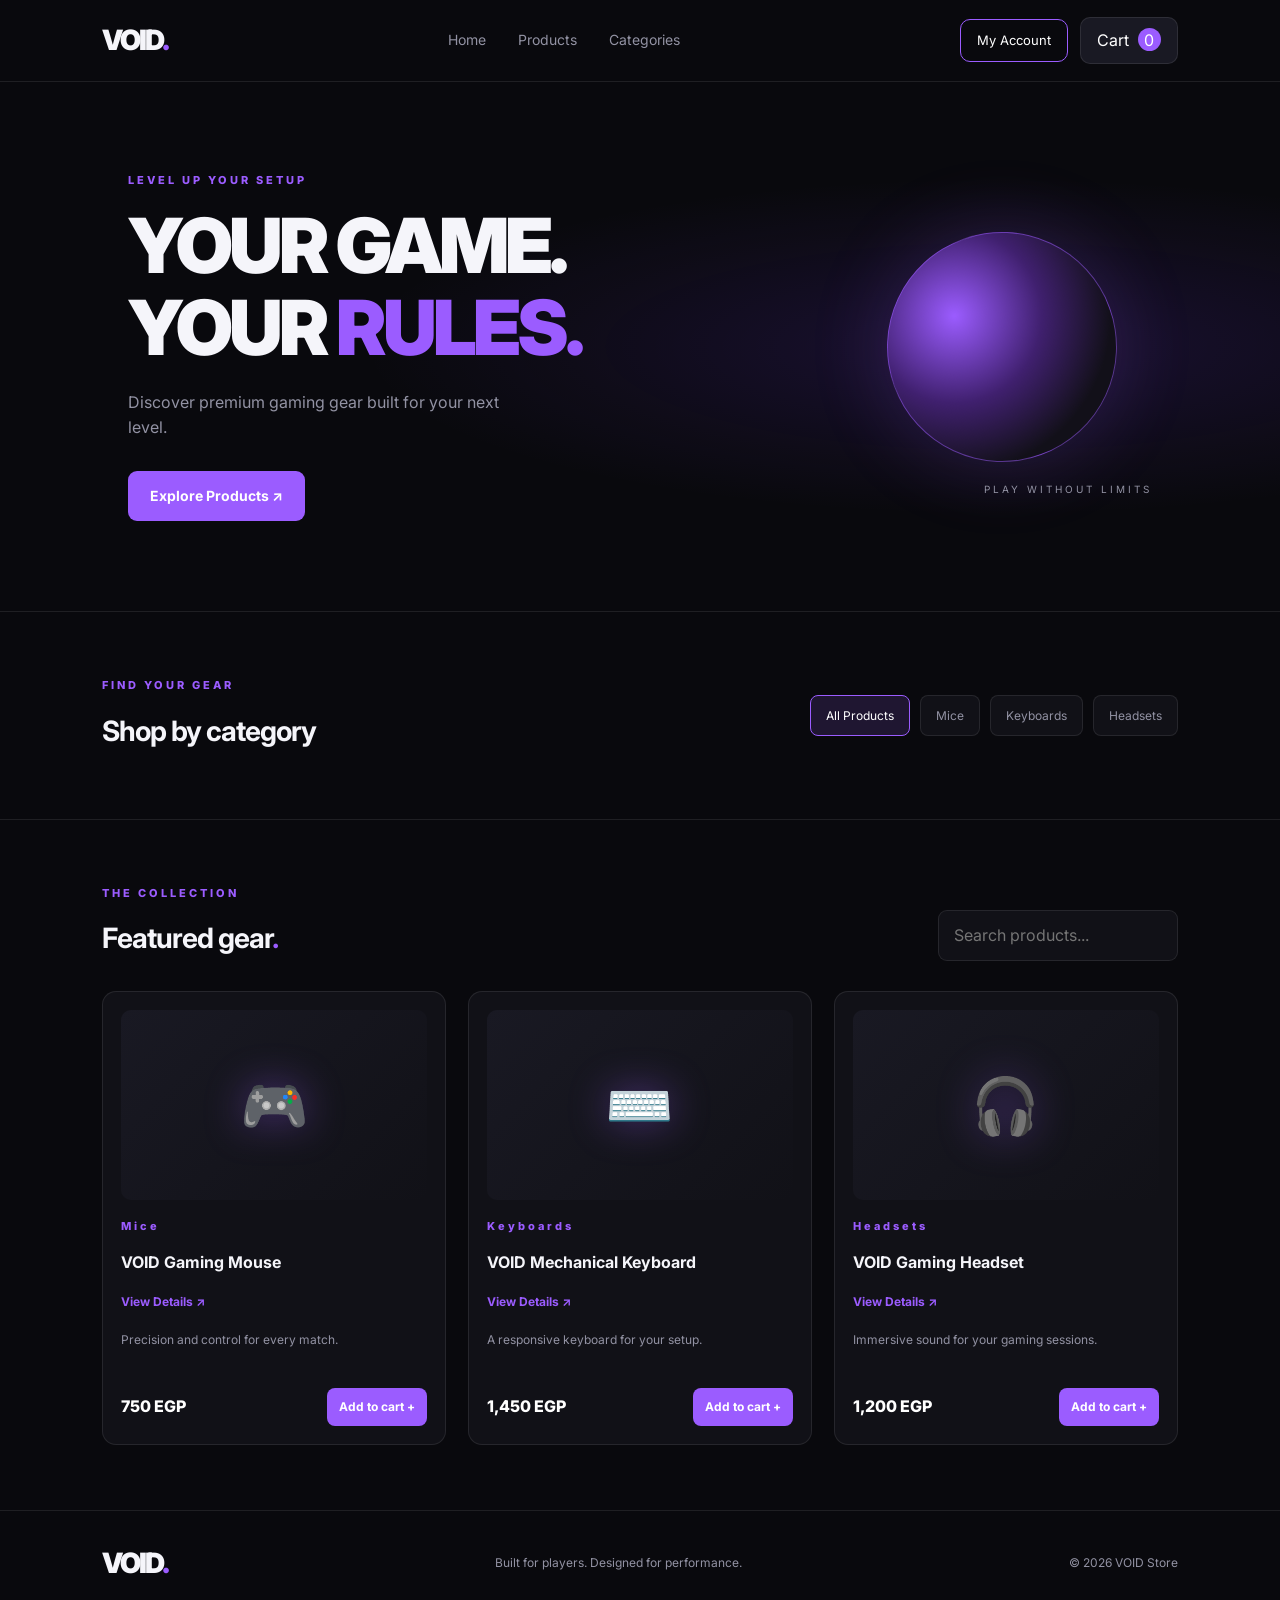
<file: docs/index.html>
<!DOCTYPE html>
<html lang="en">
<head>
    <meta charset="UTF-8">
    <meta name="viewport" content="width=device-width, initial-scale=1.0">
    <meta name="theme-color" content="#0b0b10">
    <title>VOID | Gaming Store</title>
    <link rel="stylesheet" href="style.css">
    <script src="app.js" defer></script>
</head>

<body>

    <!-- Navbar -->
    <header class="navbar">
        <a class="logo" href="#">VOID<span>.</span></a>

        <nav>
            <a href="#home">Home</a>
            <a href="#products">Products</a>
            <a href="#categories">Categories</a>
        </nav>

        <div class="nav-actions">
            <button class="account-button" id="accountButton" type="button">
                My Account
            </button>

            <button class="cart-button" id="cartButton" type="button">
                Cart <span id="cartCount">0</span>
            </button>
        </div>
    </header>

    <!-- Hero -->
    <main>
        <section class="hero" id="home">
            <div class="hero-content">
                <p class="eyebrow">LEVEL UP YOUR SETUP</p>
                <h1>YOUR GAME.<br>YOUR <span>RULES.</span></h1>
                <p class="hero-description">
                    Discover premium gaming gear built for your next level.
                </p>
                <a href="#products" class="primary-button">
                    Explore Products ↗
                </a>
            </div>

            <div class="hero-art" aria-hidden="true">
                <div class="orb"></div>
                <div class="hero-label">PLAY WITHOUT LIMITS</div>
            </div>
        </section>

        <!-- Categories -->
        <section class="categories" id="categories">
            <div>
                <p class="eyebrow">FIND YOUR GEAR</p>
                <h2>Shop by category</h2>
            </div>

            <div class="category-list">
                <button class="category active" data-category="all">
                    All Products
                </button>
                <button class="category" data-category="mouse">Mice</button>
                <button class="category" data-category="keyboard">
                    Keyboards
                </button>
                <button class="category" data-category="headset">
                    Headsets
                </button>
            </div>
        </section>

        <!-- Products -->
        <section class="products-section" id="products">
            <div class="section-heading">
                <div>
                    <p class="eyebrow">THE COLLECTION</p>
                    <h2>Featured gear<span>.</span></h2>
                </div>

                <input
                    type="search"
                    id="searchInput"
                    placeholder="Search products..."
                    aria-label="Search products"
                >
            </div>

            <div id="productGrid" class="product-grid">
                <p class="loading">Loading products...</p>
            </div>
        </section>
    </main>

    <!-- Footer -->
    <footer>
        <a class="logo" href="#">VOID<span>.</span></a>
        <p>Built for players. Designed for performance.</p>
        <p>© 2026 VOID Store</p>
    </footer>

    <!-- Product Details Modal -->
    <div class="details-overlay" id="detailsOverlay"></div>

    <section class="details-modal" id="detailsModal"
             role="dialog" aria-modal="true"
             aria-labelledby="detailsName" aria-hidden="true">

        <button class="details-close" id="detailsClose"
                type="button" aria-label="Close details">&times;</button>

        <div class="details-image" id="detailsImage">
            <span class="product-placeholder">🎮</span>
        </div>

        <div class="details-info">
            <p class="eyebrow" id="detailsCategory">GAMING GEAR</p>
            <h2 id="detailsName">Product Name</h2>
            <p id="detailsDescription"></p>
            <p class="details-price" id="detailsPrice"></p>
            <p class="details-stock" id="detailsStock"></p>

            <button class="primary-button" id="detailsAdd" type="button">
                Add to Cart +
            </button>
        </div>
    </section>

    <!-- Cart -->
    <div class="cart-overlay" id="cartOverlay"></div>

    <aside class="cart-drawer" id="cartDrawer" aria-hidden="true">
        <div class="cart-header">
            <div>
                <p class="eyebrow">YOUR SELECTION</p>
                <h2>Your Cart <span id="drawerCartCount">(0)</span></h2>
            </div>

            <button class="close-cart" id="closeCart"
                    type="button" aria-label="Close cart">
                &times;
            </button>
        </div>

        <div class="cart-items" id="cartItems"></div>

        <div class="cart-footer">
            <div class="cart-total">
                <span>Total</span>
                <strong id="cartTotal">0 EGP</strong>
            </div>

            <button class="checkout-button" id="checkoutButton" type="button">
                Continue to Checkout →
            </button>

            <p class="cart-note">Secure checkout.</p>
        </div>
    </aside>

    <!-- Checkout -->
    <div class="checkout-overlay" id="checkoutOverlay"></div>

    <section class="checkout-modal" id="checkoutModal"
             role="dialog" aria-modal="true"
             aria-labelledby="checkoutTitle" aria-hidden="true">

        <button class="details-close" id="checkoutClose"
                type="button" aria-label="Close checkout">&times;</button>

        <p class="eyebrow">ALMOST YOURS</p>
        <h2 id="checkoutTitle">Checkout<span>.</span></h2>
        <p>Enter your details to place your order.</p>

        <form id="checkoutForm">
            <label for="customerName">Full name</label>
            <input id="customerName" name="customer_name"
                   type="text" autocomplete="name"
                   required maxlength="255">

            <label for="customerEmail">Email address</label>
            <input id="customerEmail" name="customer_email"
                   type="email" autocomplete="email"
                   required maxlength="255">

            <label for="customerPhone">Phone number</label>
            <input id="customerPhone" name="customer_phone"
                   type="tel" autocomplete="tel"
                   required maxlength="30">

            <label for="customerAddress">Delivery address</label>
            <textarea id="customerAddress" name="customer_address"
                      autocomplete="street-address" required></textarea>

            <div id="checkoutMessage" role="status" aria-live="polite"></div>

            <button class="checkout-button" id="placeOrderButton"
                    type="submit">
                Place Order
            </button>
        </form>
    </section>

    <!-- Customer Account Modal -->
    <div class="account-overlay" id="accountOverlay"></div>

    <section class="account-modal" id="accountModal"
             role="dialog" aria-modal="true"
             aria-labelledby="accountTitle" aria-hidden="true">

        <button class="details-close" id="accountClose"
                type="button" aria-label="Close account">&times;</button>

        <p class="eyebrow">WELCOME TO VOID</p>
        <h2 id="accountTitle">My Account<span>.</span></h2>

        <!-- Login and Registration -->
        <div id="accountGuest">
            <div class="account-tabs">
                <button type="button"
                        class="account-tab active"
                        data-auth-tab="login">
                    Login
                </button>

                <button type="button"
                        class="account-tab"
                        data-auth-tab="register">
                    Create Account
                </button>
            </div>

            <form id="loginForm">
                <label for="loginEmail">Email address</label>
                <input id="loginEmail" type="email"
                       required autocomplete="email">

                <label for="loginPassword">Password</label>
                <input id="loginPassword" type="password"
                       required autocomplete="current-password">

                <button class="checkout-button" type="submit">
                    Login
                </button>
            </form>

            <form id="registerForm" hidden>
                <label for="registerName">Full name</label>
                <input id="registerName" type="text"
                       required maxlength="255" autocomplete="name">

                <label for="registerEmail">Email address</label>
                <input id="registerEmail" type="email"
                       required maxlength="255" autocomplete="email">

                <label for="registerPassword">Password</label>
                <input id="registerPassword" type="password"
                       required minlength="8" autocomplete="new-password">

                <label for="registerPasswordConfirmation">
                    Confirm password
                </label>

                <input id="registerPasswordConfirmation"
                       type="password" required minlength="8"
                       autocomplete="new-password">

                <button class="checkout-button" type="submit">
                    Create Account
                </button>
            </form>
        </div>

        <!-- Signed-in Customer -->
        <div id="accountSignedIn" hidden>
            <p id="accountWelcome"></p>

            <div class="account-orders-heading">
                <h3>My Orders</h3>

                <button type="button" id="refreshOrders"
                        class="account-refresh">
                    Refresh
                </button>
            </div>

            <div id="accountMessage" role="status"></div>
            <div id="accountOrders"></div>

            <button type="button" id="accountLogout"
                    class="account-logout">
                Log Out
            </button>
        </div>

        <div id="authMessage" role="status" aria-live="polite"></div>
    </section>

    <!-- Close Body -->
</body>
</html>
</file>
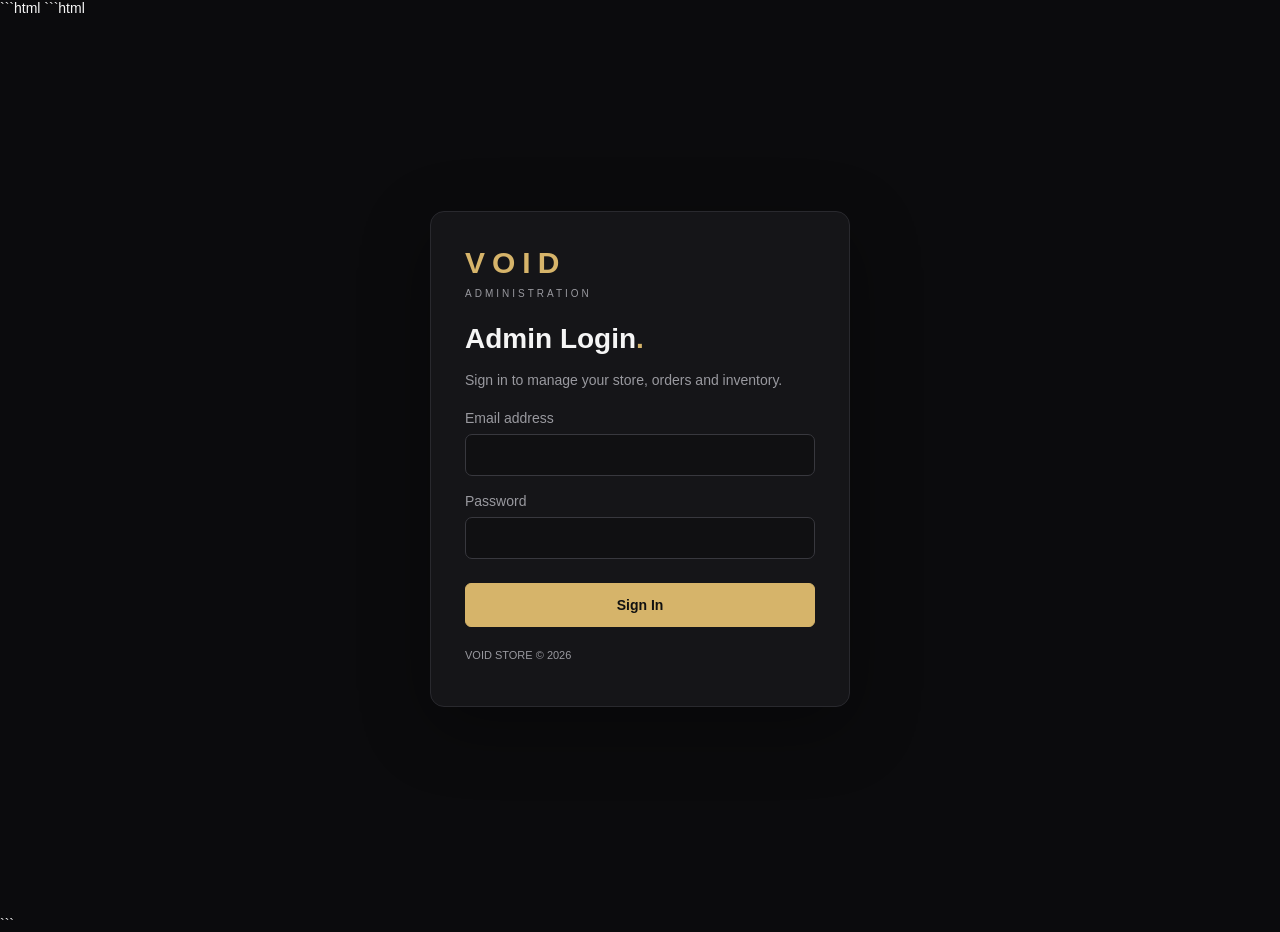
<file: public/admin/index.html>
```html

```html
<!DOCTYPE html>
<html lang="en">
<head>
<meta charset="UTF-8">
<meta name="viewport" content="width=device-width, initial-scale=1.0">
<title>VOID | Admin Dashboard</title>

<style>
:root {
  --bg: #0b0b0d;
  --panel: #151518;
  --border: #29292e;
  --gold: #d6b46a;
  --text: #f5f5f5;
  --muted: #99999f;
  --green: #69d69a;
  --red: #ff7777;
}

* { box-sizing: border-box; }

body {
  margin: 0;
  background: var(--bg);
  color: var(--text);
  font-family: Arial, Helvetica, sans-serif;
  font-size: 14px;
}

button, input, select, textarea { font: inherit; }
button { cursor: pointer; }
[hidden] { display: none !important; }

.gold { color: var(--gold); }
.muted { color: var(--muted); }

.login-screen {
  min-height: 100vh;
  display: flex;
  align-items: center;
  justify-content: center;
  padding: 24px;
}

.login-card {
  width: 100%;
  max-width: 420px;
  padding: 34px;
  background: var(--panel);
  border: 1px solid var(--border);
  border-radius: 14px;
  box-shadow: 0 20px 70px #0005;
}

.logo {
  color: var(--gold);
  font-size: 30px;
  font-weight: 900;
  letter-spacing: 7px;
}

.login-card h1 {
  margin: 24px 0 12px;
  font-size: 28px;
}

.login-card label,
.form-group label {
  display: block;
  margin: 17px 0 8px;
  color: var(--muted);
}

.login-card input,
.form-group input,
.form-group textarea,
.form-group select {
  width: 100%;
  padding: 12px;
  border: 1px solid #38383e;
  border-radius: 7px;
  background: #101012;
  color: white;
  outline-color: var(--gold);
}

.login-card input:focus,
.form-group input:focus,
.form-group textarea:focus,
.form-group select:focus {
  border-color: var(--gold);
}

.login-card .btn {
  width: 100%;
  margin-top: 24px;
  padding: 13px;
}

.login-caption {
  color: var(--muted);
  letter-spacing: 3px;
  font-size: 10px;
  margin-top: 8px;
}

.login-description {
  color: var(--muted);
  line-height: 1.7;
}

.btn {
  border: 1px solid var(--gold);
  border-radius: 6px;
  padding: 9px 13px;
  background: var(--gold);
  color: #111;
  font-weight: 700;
  transition: .2s;
}

.btn:hover { filter: brightness(1.1); }

.btn:disabled {
  opacity: .5;
  cursor: not-allowed;
}

.btn-outline {
  background: transparent;
  color: var(--gold);
}

.btn-danger {
  border-color: #753b3b;
  background: transparent;
  color: var(--red);
}

.btn-small {
  padding: 7px 10px;
  font-size: 12px;
  margin: 2px;
}

.layout {
  display: flex;
  min-height: 100vh;
}

.sidebar {
  width: 235px;
  flex-shrink: 0;
  padding: 30px 20px;
  background: #101012;
  border-right: 1px solid var(--border);
}

.sidebar .logo {
  padding: 0 12px 35px;
}

.nav-label {
  padding: 12px;
  color: #77777d;
  font-size: 10px;
  font-weight: 700;
  letter-spacing: 2px;
}

.nav-link {
  display: block;
  margin: 5px 0;
  padding: 13px 12px;
  border-radius: 7px;
  color: #aaaab0;
  text-decoration: none;
  cursor: pointer;
}

.nav-link:hover,
.nav-link.active {
  color: var(--gold);
  background: #d6b46a12;
}

.sidebar-footer {
  margin: 45px 12px 0;
  color: var(--muted);
  font-size: 12px;
  line-height: 1.9;
}

.main {
  flex: 1;
  min-width: 0;
  padding: 30px;
}

.topbar {
  display: flex;
  justify-content: space-between;
  align-items: center;
  gap: 18px;
  flex-wrap: wrap;
  padding-bottom: 25px;
  border-bottom: 1px solid var(--border);
}

.topbar h1 {
  margin: 0 0 8px;
  font-size: 25px;
}

.admin-tag {
  color: var(--green);
  font-size: 11px;
  letter-spacing: 1px;
}

.section-title {
  margin: 32px 0 18px;
  font-size: 17px;
}

.stats {
  display: grid;
  grid-template-columns: repeat(4, minmax(0, 1fr));
  gap: 16px;
  margin-top: 26px;
}

.stat-card {
  padding: 23px;
  background: var(--panel);
  border: 1px solid var(--border);
  border-radius: 10px;
}

.stat-label {
  color: var(--muted);
  font-size: 12px;
}

.stat-value {
  margin-top: 15px;
  font-size: 27px;
  font-weight: 700;
  overflow-wrap: anywhere;
}

.stat-accent {
  width: 28px;
  height: 3px;
  margin-top: 17px;
  background: var(--gold);
}

.panel {
  margin-top: 28px;
  overflow: hidden;
  background: var(--panel);
  border: 1px solid var(--border);
  border-radius: 10px;
}

.panel-header {
  display: flex;
  justify-content: space-between;
  align-items: center;
  gap: 12px;
  flex-wrap: wrap;
  padding: 22px;
  border-bottom: 1px solid var(--border);
}

.panel-header h2 {
  margin: 0;
  font-size: 16px;
}

.table-wrap {
  width: 100%;
  overflow-x: auto;
}

table {
  width: 100%;
  border-collapse: collapse;
  text-align: left;
  white-space: nowrap;
}

th {
  padding: 15px 18px;
  background: #111113;
  color: var(--muted);
  font-size: 10px;
  text-transform: uppercase;
  letter-spacing: 1px;
}

td {
  padding: 17px 18px;
  border-top: 1px solid var(--border);
}

tbody tr:hover { background: #ffffff04; }

select {
  padding: 9px;
  margin-right: 5px;
  border: 1px solid #393940;
  border-radius: 5px;
  background: #101012;
  color: var(--text);
}

.status {
  display: inline-block;
  padding: 6px 9px;
  border: 1px solid #3c3c42;
  border-radius: 5px;
  color: #c7c7ce;
  font-size: 11px;
  text-transform: capitalize;
}

.status.pending {
  color: var(--gold);
  border-color: #6d5a32;
}

.status.processing,
.status.shipped {
  color: #8abaff;
  border-color: #304e76;
}

.status.delivered {
  color: var(--green);
  border-color: #315e43;
}

.status.cancelled {
  color: var(--red);
  border-color: #703737;
}

.empty {
  padding: 35px;
  text-align: center;
  color: var(--muted);
}

.message {
  margin-top: 20px;
  padding: 13px 15px;
  border: 1px solid #315e43;
  border-radius: 7px;
  background: #69d69a0d;
  color: var(--green);
  line-height: 1.6;
  overflow-wrap: anywhere;
}

.message.error {
  border-color: #703737;
  background: #ff77770d;
  color: var(--red);
}

.product-actions {
  display: flex;
  flex-wrap: wrap;
  gap: 4px;
}

.product-image {
  width: 42px;
  height: 42px;
  object-fit: cover;
  border-radius: 6px;
  border: 1px solid var(--border);
  background: #101012;
}

.modal-backdrop {
  position: fixed;
  inset: 0;
  z-index: 1000;
  display: flex;
  align-items: center;
  justify-content: center;
  padding: 20px;
  background: #000b;
  overflow-y: auto;
}

.modal {
  width: 100%;
  max-width: 620px;
  max-height: 90vh;
  overflow-y: auto;
  background: var(--panel);
  border: 1px solid var(--border);
  border-radius: 12px;
  box-shadow: 0 20px 80px #0009;
}

.modal-header {
  display: flex;
  justify-content: space-between;
  align-items: center;
  padding: 20px 22px;
  border-bottom: 1px solid var(--border);
}

.modal-header h2 {
  margin: 0;
  font-size: 18px;
}

.modal-body {
  padding: 22px;
}

.form-grid {
  display: grid;
  grid-template-columns: 1fr 1fr;
  gap: 0 15px;
}

.form-group.full {
  grid-column: 1 / -1;
}

.form-group label {
  margin-top: 12px;
}

.form-group textarea {
  min-height: 90px;
  resize: vertical;
}

.form-error {
  margin-top: 15px;
  color: var(--red);
  line-height: 1.6;
  white-space: pre-line;
}

.modal-footer {
  display: flex;
  justify-content: flex-end;
  gap: 10px;
  flex-wrap: wrap;
  padding: 18px 22px;
  border-top: 1px solid var(--border);
}

.footer {
  padding: 25px 0;
  color: #66666c;
  font-size: 11px;
  text-align: center;
}

@media (max-width: 1100px) {
  .stats { grid-template-columns: repeat(2, minmax(0, 1fr)); }
}

@media (max-width: 700px) {
  .sidebar { display: none; }
  .main { padding: 18px; }
  .topbar h1 { font-size: 22px; }
  .stats { gap: 10px; }
  .stat-card { padding: 16px; }
  .stat-value { font-size: 22px; }
  .login-card { padding: 25px; }
  .form-grid { grid-template-columns: 1fr; }
  .form-group.full { grid-column: auto; }
}
</style>
</head>

<body>

<div id="loginScreen" class="login-screen">
  <form id="loginForm" class="login-card">
    <div class="logo">VOID</div>
    <div class="login-caption">ADMINISTRATION</div>

    <h1>Admin Login<span class="gold">.</span></h1>
    <p class="login-description">
      Sign in to manage your store, orders and inventory.
    </p>

    <div id="loginMessage" class="message error" hidden></div>

    <label for="email">Email address</label>
    <input id="email" name="email" type="email"
           autocomplete="username" required>

    <label for="password">Password</label>
    <input id="password" name="password" type="password"
           autocomplete="current-password" required>

    <button id="loginButton" class="btn" type="submit">Sign In</button>

    <p class="muted" style="font-size:11px;margin-top:22px">
      VOID STORE &copy; <span id="loginYear"></span>
    </p>
  </form>
</div>

<div id="app" class="layout" hidden>
  <aside class="sidebar">
    <div class="logo">VOID</div>
    <div class="nav-label">MAIN MENU</div>
    <a class="nav-link active" href="#overview">Overview</a>
    <a class="nav-link" href="#orders">Orders</a>
    <a class="nav-link" href="#products">Products & Inventory</a>

    <div class="sidebar-footer">
      <div class="gold">VOID STORE</div>
      <div>Administration Panel</div>
      <div>Secure Session</div>
    </div>
  </aside>

  <main class="main">
    <header class="topbar">
      <div>
        <h1>Dashboard<span class="gold">.</span></h1>
        <div class="muted">Welcome to your VOID administration panel.</div>
      </div>

      <div style="display:flex;align-items:center;gap:14px;flex-wrap:wrap">
        <div class="admin-tag">● &nbsp; AUTHENTICATED</div>
        <button id="logoutButton" class="btn btn-outline" type="button">
          Logout
        </button>
      </div>
    </header>

    <div id="message" class="message" role="status" hidden></div>

    <section id="overview">
      <h2 class="section-title">Store Overview</h2>
      <div class="stats">
        <div class="stat-card">
          <div class="stat-label">Total Products</div>
          <div id="productCount" class="stat-value">—</div>
          <div class="stat-accent"></div>
        </div>
        <div class="stat-card">
          <div class="stat-label">Total Orders</div>
          <div id="orderCount" class="stat-value">—</div>
          <div class="stat-accent"></div>
        </div>
        <div class="stat-card">
          <div class="stat-label">Pending Orders</div>
          <div id="pendingCount" class="stat-value">—</div>
          <div class="stat-accent"></div>
        </div>
        <div class="stat-card">
          <div class="stat-label">Total Sales</div>
          <div id="sales" class="stat-value">—</div>
          <div class="stat-accent"></div>
        </div>
      </div>
    </section>

    <section id="orders">
      <div class="panel">
        <div class="panel-header">
          <h2>Recent Orders</h2>
          <button id="refreshButton" class="btn btn-outline" type="button">
            Refresh Data
          </button>
        </div>

        <div class="table-wrap">
          <table>
            <thead>
              <tr>
                <th>Order ID</th>
                <th>Customer</th>
                <th>Total</th>
                <th>Status</th>
                <th>Date</th>
                <th>Actions</th>
              </tr>
            </thead>
            <tbody id="ordersBody">
              <tr><td colspan="6" class="empty">Loading orders...</td></tr>
            </tbody>
          </table>
        </div>
      </div>
    </section>

    <section id="products">
      <div class="panel">
        <div class="panel-header">
          <h2>Products & Inventory</h2>
          <div style="display:flex;gap:8px;flex-wrap:wrap">
            <button id="refreshProductsButton" class="btn btn-outline" type="button">
              Refresh Products
            </button>
            <button id="addProductButton" class="btn" type="button">
              + Add Product
            </button>
          </div>
        </div>

        <div class="table-wrap">
          <table>
            <thead>
              <tr>
                <th>Image</th>
                <th>Product</th>
                <th>Category</th>
                <th>Price</th>
                <th>Stock</th>
                <th>Actions</th>
              </tr>
            </thead>
            <tbody id="productsBody">
              <tr><td colspan="6" class="empty">Loading products...</td></tr>
            </tbody>
          </table>
        </div>
      </div>
    </section>

    <footer class="footer">
      VOID ADMIN PANEL &copy; <span id="footerYear"></span>
    </footer>
  </main>
</div>

<!-- PRODUCT MODAL -->

<div id="productModal" class="modal-backdrop" hidden>
  <div class="modal" role="dialog" aria-modal="true"
       aria-labelledby="productModalTitle">
    <div class="modal-header">
      <h2 id="productModalTitle">Add Product</h2>
      <button id="closeModalButton" class="btn btn-outline"
              type="button">Close</button>
    </div>

    <form id="productForm">
      <div class="modal-body">
        <div id="productFormError" class="form-error" hidden></div>

        <div class="form-grid">
          <div class="form-group full">
            <label for="productName">Product name *</label>
            <input id="productName" name="name" type="text"
                   maxlength="255" required>
          </div>

          <div class="form-group">
            <label for="productPrice">Price (EGP) *</label>
            <input id="productPrice" name="price" type="number"
                   min="0" step="0.01" required>
          </div>

          <div class="form-group">
            <label for="productStock">Stock quantity *</label>
            <input id="productStock" name="stock" type="number"
                   min="0" step="1" required>
          </div>

          <div class="form-group full">
            <label for="productCategory">Category</label>
            <input id="productCategory" name="category" type="text"
                   maxlength="255">
          </div>

          <div class="form-group full">
            <label for="productImage">Image URL</label>
            <input id="productImage" name="image_url" type="url"
                   maxlength="2048" placeholder="https://example.com/image.jpg">
          </div>

          <div class="form-group full">
            <label for="productDescription">Description</label>
            <textarea id="productDescription" name="description"></textarea>
          </div>
        </div>
      </div>

      <div class="modal-footer">
        <button id="cancelProductButton" class="btn btn-outline"
                type="button">Cancel</button>
        <button id="saveProductButton" class="btn" type="submit">
          Save Product
        </button>
      </div>
    </form>
  </div>
</div>

<script>
'use strict';

const API = '/api/admin/dashboard';
const LOGIN_API = '/api/admin/login';
const LOGOUT_API = '/api/admin/logout';
const PRODUCTS_API = '/api/products';
const TOKEN_KEY = 'void_admin_token';

const STATUSES = [
  'pending',
  'processing',
  'shipped',
  'delivered',
  'cancelled'
];

const $ = id => document.getElementById(id);

const loginScreen = $('loginScreen');
const loginForm = $('loginForm');
const loginButton = $('loginButton');
const loginMessage = $('loginMessage');
const app = $('app');
const messageBox = $('message');
const productModal = $('productModal');
const productForm = $('productForm');
const saveProductButton = $('saveProductButton');

let requestInProgress = false;
let productSaveInProgress = false;
let editingProductId = null;
let cachedProducts = [];

$('loginYear').textContent = new Date().getFullYear();
$('footerYear').textContent = new Date().getFullYear();

function getToken() {
  return sessionStorage.getItem(TOKEN_KEY);
}

function showLogin(message = '') {
  app.hidden = true;
  loginScreen.hidden = false;
  loginMessage.textContent = message;
  loginMessage.hidden = !message;
}

function showDashboard() {
  loginScreen.hidden = true;
  app.hidden = false;
}

function showMessage(text, isError = false) {
  messageBox.textContent = text;
  messageBox.classList.toggle('error', isError);
  messageBox.hidden = false;
}

function clearMessage() {
  messageBox.hidden = true;
  messageBox.textContent = '';
  messageBox.classList.remove('error');
}

function escapeHTML(value) {
  return String(value ?? '').replace(/[&<>"']/g, character => ({
    '&': '&amp;',
    '<': '&lt;',
    '>': '&gt;',
    '"': '&quot;',
    "'": '&#39;'
  })[character]);
}

function money(value) {
  const amount = Number(value ?? 0);
  if (!Number.isFinite(amount)) return 'EGP 0.00';

  return amount.toLocaleString('en-EG', {
    style: 'currency',
    currency: 'EGP',
    maximumFractionDigits: 2
  });
}

function niceDate(value) {
  if (!value) return '—';
  const date = new Date(value);
  return Number.isNaN(date.getTime())
    ? '—'
    : date.toLocaleDateString('en-GB');
}

async function readResponse(response) {
  const text = await response.text();
  if (!text) return {};

  try {
    return JSON.parse(text);
  } catch {
    throw new Error(
      'The server returned an unexpected response. Check your Laravel API.'
    );
  }
}

async function apiFetch(url, options = {}) {
  const token = getToken();

  if (!token) {
    showLogin('Please sign in to continue.');
    throw new Error('Authentication required.');
  }

  const headers = new Headers(options.headers || {});
  headers.set('Accept', 'application/json');
  headers.set('Authorization', `Bearer ${token}`);

  if (options.body && !(options.body instanceof FormData)) {
    headers.set('Content-Type', 'application/json');
  }

  const response = await fetch(url, {
    ...options,
    headers
  });

  if (response.status === 401 || response.status === 403) {
    sessionStorage.removeItem(TOKEN_KEY);

    showLogin(
      response.status === 401
        ? 'Your session has expired. Please sign in again.'
        : 'Access denied. Please sign in with an authorized admin account.'
    );

    throw new Error('Authentication required.');
  }

  return response;
}

function responseError(data, fallback) {
  if (data && data.errors) {
    return Object.values(data.errors).flat().join('\n');
  }
  return data?.message || fallback;
}

/* LOGIN */

loginForm.addEventListener('submit', async event => {
  event.preventDefault();

  loginButton.disabled = true;
  loginButton.textContent = 'Signing in...';
  loginMessage.hidden = true;

  try {
    const response = await fetch(LOGIN_API, {
      method: 'POST',
      headers: {
        'Accept': 'application/json',
        'Content-Type': 'application/json'
      },
      body: JSON.stringify({
        email: $('email').value.trim(),
        password: $('password').value
      })
    });

    const data = await readResponse(response);

    if (!response.ok) {
      throw new Error(
        responseError(data, 'Login failed. Check your email and password.')
      );
    }

    if (typeof data.token !== 'string' || !data.token.trim()) {
      throw new Error('Login response did not contain an API token.');
    }

    sessionStorage.setItem(TOKEN_KEY, data.token);
    $('password').value = '';

    showDashboard();
    clearMessage();
    await loadDashboard();

  } catch (error) {
    loginMessage.textContent =
      error.message || 'Unable to connect to the server.';
    loginMessage.hidden = false;

  } finally {
    loginButton.disabled = false;
    loginButton.textContent = 'Sign In';
  }
});

/* LOGOUT */

async function logout() {
  const token = getToken();
  sessionStorage.removeItem(TOKEN_KEY);
  closeProductModal();
  showLogin('You have been signed out.');

  if (!token) return;

  try {
    const response = await fetch(LOGOUT_API, {
      method: 'POST',
      headers: {
        'Accept': 'application/json',
        'Authorization': `Bearer ${token}`
      }
    });

    if (!response.ok) {
      console.warn('The server could not invalidate the token.');
    }
  } catch {
    console.warn('Could not contact the logout endpoint.');
  }
}

$('logoutButton').addEventListener('click', logout);

/* DASHBOARD */

async function loadDashboard() {
  if (requestInProgress) return;

  if (!getToken()) {
    showLogin();
    return;
  }

  requestInProgress = true;

  try {
    clearMessage();

    const response = await apiFetch(API);
    const data = await readResponse(response);

    if (!response.ok) {
      throw new Error(
        data.message || `Dashboard request failed (${response.status}).`
      );
    }

    const stats = data.stats || {};

    $('productCount').textContent = stats.products_count ?? 0;
    $('orderCount').textContent = stats.orders_count ?? 0;
    $('pendingCount').textContent = stats.pending_orders ?? 0;
    $('sales').textContent = money(stats.total_sales);

    renderOrders(data.recent_orders || []);

    if (Array.isArray(data.products)) {
      cachedProducts = data.products;
      renderProducts(cachedProducts);
    } else {
      await loadProducts(false);
    }

  } catch (error) {
    if (!getToken()) return;

    $('ordersBody').innerHTML =
      '<tr><td colspan="6" class="empty">Unable to load orders.</td></tr>';

    $('productsBody').innerHTML =
      '<tr><td colspan="6" class="empty">Unable to load products.</td></tr>';

    showMessage(error.message || 'Could not connect to the API.', true);

  } finally {
    requestInProgress = false;
  }
}

/* ORDERS */

function renderOrders(orders) {
  const orderBody = $('ordersBody');

  if (!Array.isArray(orders) || orders.length === 0) {
    orderBody.innerHTML =
      '<tr><td colspan="6" class="empty">No orders found.</td></tr>';
    return;
  }

  orderBody.innerHTML = orders.map(order => {
    const id = Number(order.id);
    if (!Number.isSafeInteger(id) || id < 1) return '';

    const status = STATUSES.includes(order.status)
      ? order.status
      : 'pending';

    const items = Array.isArray(order.items)
      ? order.items.reduce(
          (sum, item) => sum + Math.max(0, Number(item.quantity) || 0),
          0
        )
      : 0;

    const options = STATUSES.map(itemStatus => `
      <option value="${itemStatus}"
        ${itemStatus === status ? 'selected' : ''}>
        ${itemStatus.charAt(0).toUpperCase() + itemStatus.slice(1)}
      </option>
    `).join('');

    return `
      <tr>
        <td><strong class="gold">#${id}</strong></td>
        <td>
          <strong>${escapeHTML(order.customer_name || 'Customer')}</strong>
          <div class="muted" style="margin-top:5px">${items} item(s)</div>
        </td>
        <td>${money(order.total)}</td>
        <td><span class="status ${status}">${escapeHTML(status)}</span></td>
        <td>${niceDate(order.created_at)}</td>
        <td>
          <select id="status-${id}" aria-label="Order status ${id}">
            ${options}
          </select>
          <button class="btn btn-small" type="button"
                  onclick="updateOrderStatus(${id}, this)">Save</button>
        </td>
      </tr>
    `;
  }).join('');

  if (!orderBody.innerHTML.trim()) {
    orderBody.innerHTML =
      '<tr><td colspan="6" class="empty">No valid orders found.</td></tr>';
  }
}

async function updateOrderStatus(orderId, button) {
  const select = $(`status-${orderId}`);

  if (!select || !STATUSES.includes(select.value)) {
    showMessage('Please select a valid order status.', true);
    return;
  }

  const newStatus = select.value;

  if (!confirm(`Change order #${orderId} status to "${newStatus}"?`)) {
    return;
  }

  button.disabled = true;
  button.textContent = 'Saving...';

  try {
    clearMessage();

    const response = await apiFetch(`/api/admin/orders/${orderId}`, {
      method: 'PATCH',
      body: JSON.stringify({ status: newStatus })
    });

    const data = await readResponse(response);

    if (!response.ok) {
      throw new Error(responseError(data, 'Unable to update order status.'));
    }

    showMessage(`Order #${orderId} status updated successfully.`);
    await loadDashboard();

  } catch (error) {
    if (getToken()) {
      showMessage(error.message || 'Unable to update order status.', true);
    }
  } finally {
    button.disabled = false;
    button.textContent = 'Save';
  }
}

/* PRODUCT LIST */

async function loadProducts(showSuccess = false) {
  const body = $('productsBody');
  body.innerHTML =
    '<tr><td colspan="6" class="empty">Loading products...</td></tr>';

  try {
    const response = await apiFetch(PRODUCTS_API);
    const data = await readResponse(response);

    if (!response.ok) {
      throw new Error(responseError(data, 'Unable to load products.'));
    }

    // Laravel pagination returns { data: [...] }.
    // A direct array response is also supported.
    const products = Array.isArray(data)
      ? data
      : (Array.isArray(data.data) ? data.data : []);

    cachedProducts = products;
    renderProducts(products);

    $('productCount').textContent =
      data.total ?? products.length;

    if (showSuccess) {
      showMessage('Products refreshed successfully.');
    }

  } catch (error) {
    if (!getToken()) return;

    body.innerHTML =
      '<tr><td colspan="6" class="empty">Unable to load products.</td></tr>';

    showMessage(error.message || 'Unable to load products.', true);
  }
}

function renderProducts(products) {
  const body = $('productsBody');

  if (!Array.isArray(products) || products.length === 0) {
    body.innerHTML =
      '<tr><td colspan="6" class="empty">No products found. Add your first product.</td></tr>';
    return;
  }

  body.innerHTML = products.map(product => {
    const id = Number(product.id);
    if (!Number.isSafeInteger(id) || id < 1) return '';

    const image = product.image_url
      ? `<img class="product-image"
              src="${escapeHTML(product.image_url)}"
              alt="${escapeHTML(product.name)}"
              loading="lazy"
              onerror="this.style.visibility='hidden'">`
      : '<span class="muted">No image</span>';

    return `
      <tr>
        <td>${image}</td>
        <td>
          <strong>${escapeHTML(product.name || 'Unnamed product')}</strong>
          <div class="muted" style="margin-top:5px">
            ID: ${id}
          </div>
        </td>
        <td>${escapeHTML(product.category || 'Uncategorized')}</td>
        <td>${money(product.price)}</td>
        <td>
          <span class="status">${escapeHTML(product.stock ?? 0)} units</span>
        </td>
        <td>
          <div class="product-actions">
            <button class="btn btn-small btn-outline"
                    type="button"
                    onclick="editProduct(${id})">Edit</button>
            <button class="btn btn-small btn-danger"
                    type="button"
                    onclick="deleteProduct(${id}, this)">Delete</button>
          </div>
        </td>
      </tr>
    `;
  }).join('');

  if (!body.innerHTML.trim()) {
    body.innerHTML =
      '<tr><td colspan="6" class="empty">No valid products found.</td></tr>';
  }
}

/* ADD / EDIT PRODUCT MODAL */

function openProductModal(product = null) {
  editingProductId = product ? Number(product.id) : null;
  productForm.reset();
  $('productFormError').hidden = true;
  $('productFormError').textContent = '';

  $('productModalTitle').textContent =
    product ? 'Edit Product' : 'Add Product';

  $('saveProductButton').textContent =
    product ? 'Save Changes' : 'Create Product';

  $('productName').value = product?.name ?? '';
  $('productPrice').value = product?.price ?? '';
  $('productStock').value = product?.stock ?? 0;
  $('productCategory').value = product?.category ?? '';
  $('productImage').value = product?.image_url ?? '';
  $('productDescription').value = product?.description ?? '';

  productModal.hidden = false;
  document.body.style.overflow = 'hidden';
  $('productName').focus();
}

function closeProductModal() {
  if (productSaveInProgress) return;

  productModal.hidden = true;
  document.body.style.overflow = '';
  editingProductId = null;
}

$('addProductButton').addEventListener('click', () => {
  openProductModal();
});

$('closeModalButton').addEventListener('click', closeProductModal);
$('cancelProductButton').addEventListener('click', closeProductModal);

productModal.addEventListener('click', event => {
  if (event.target === productModal) {
    closeProductModal();
  }
});

document.addEventListener('keydown', event => {
  if (event.key === 'Escape' && !productModal.hidden) {
    closeProductModal();
  }
});

function editProduct(id) {
  const product = cachedProducts.find(item => Number(item.id) === Number(id));

  if (!product) {
    showMessage('Product not found. Refresh the product list and try again.', true);
    return;
  }

  openProductModal(product);
}

/* SAVE PRODUCT */

productForm.addEventListener('submit', async event => {
  event.preventDefault();

  if (productSaveInProgress) return;

  const name = $('productName').value.trim();
  const priceText = $('productPrice').value;
  const stockText = $('productStock').value;

  const price = Number(priceText);
  const stock = Number(stockText);

  if (!name) {
    showProductFormError('Product name is required.');
    return;
  }

  if (priceText === '' || !Number.isFinite(price) || price < 0) {
    showProductFormError('Enter a valid price greater than or equal to zero.');
    return;
  }

  if (stockText === '' || !Number.isInteger(stock) || stock < 0) {
    showProductFormError('Stock must be a whole number greater than or equal to zero.');
    return;
  }

  const imageUrl = $('productImage').value.trim();

  if (imageUrl) {
    try {
      const parsedUrl = new URL(imageUrl);
      if (!['http:', 'https:'].includes(parsedUrl.protocol)) {
        throw new Error();
      }
    } catch {
      showProductFormError('Enter a valid image URL beginning with http:// or https://.');
      return;
    }
  }

  const payload = {
    name,
    price,
    stock,
    category: $('productCategory').value.trim() || null,
    image_url: imageUrl || null,
    description: $('productDescription').value.trim() || null
  };

  productSaveInProgress = true;
  saveProductButton.disabled = true;
  saveProductButton.textContent = 'Saving...';

  try {
    $('productFormError').hidden = true;
    clearMessage();

    const isEditing = editingProductId !== null;
    const url = isEditing
      ? `${PRODUCTS_API}/${editingProductId}`
      : PRODUCTS_API;

    const response = await apiFetch(url, {
      method: isEditing ? 'PUT' : 'POST',
      body: JSON.stringify(payload)
    });

    const data = await readResponse(response);

    if (!response.ok) {
      throw new Error(
        responseError(data, 'Unable to save product. Check your input.')
      );
    }

    const savedName = data.data?.name || name;

    productSaveInProgress = false;
    saveProductButton.disabled = false;
    saveProductButton.textContent = isEditing ? 'Save Changes' : 'Create Product';

    closeProductModal();

    await loadProducts(false);

    showMessage(
      isEditing
        ? `Product "${savedName}" updated successfully.`
        : `Product "${savedName}" created successfully.`
    );

    // Refresh dashboard stats without overwriting the success message.
    refreshStatsOnly();

  } catch (error) {
    showProductFormError(error.message || 'Unable to save product.');
  } finally {
    productSaveInProgress = false;
    saveProductButton.disabled = false;
    saveProductButton.textContent =
      editingProductId !== null ? 'Save Changes' : 'Create Product';
  }
});

function showProductFormError(text) {
  const box = $('productFormError');
  box.textContent = text;
  box.hidden = false;
}

/* DELETE PRODUCT */

async function deleteProduct(id, button) {
  const product = cachedProducts.find(item => Number(item.id) === Number(id));
  const name = product?.name || `#${id}`;

  if (!confirm(
    `Are you sure you want to delete "${name}"?\n\nThis action cannot be undone.`
  )) {
    return;
  }

  button.disabled = true;
  button.textContent = 'Deleting...';

  try {
    clearMessage();

    const response = await apiFetch(`${PRODUCTS_API}/${id}`, {
      method: 'DELETE'
    });

    const data = await readResponse(response);

    if (!response.ok) {
      throw new Error(responseError(data, 'Unable to delete product.'));
    }

    await loadProducts(false);

    showMessage(data.message || `Product "${name}" deleted successfully.`);

    refreshStatsOnly();

  } catch (error) {
    if (getToken()) {
      showMessage(error.message || 'Unable to delete product.', true);
    }
  } finally {
    button.disabled = false;
    button.textContent = 'Delete';
  }
}

/* REFRESH */

async function refreshStatsOnly() {
  try {
    const response = await apiFetch(API);
    const data = await readResponse(response);

    if (!response.ok) return;

    const stats = data.stats || {};
    $('productCount').textContent = stats.products_count ?? cachedProducts.length;
    $('orderCount').textContent = stats.orders_count ?? 0;
    $('pendingCount').textContent = stats.pending_orders ?? 0;
    $('sales').textContent = money(stats.total_sales);
  } catch (error) {
    console.warn('Could not refresh dashboard statistics:', error.message);
  }
}

$('refreshButton').addEventListener('click', loadDashboard);

$('refreshProductsButton').addEventListener('click', () => {
  loadProducts(true);
});

/* NAVIGATION */

document.querySelectorAll('.nav-link').forEach(link => {
  link.addEventListener('click', () => {
    document.querySelectorAll('.nav-link').forEach(item => {
      item.classList.remove('active');
    });

    link.classList.add('active');
  });
});

/* INITIALIZE */

function startApp() {
  if (getToken()) {
    showDashboard();
    loadDashboard();
  } else {
    showLogin();
  }
}

startApp();
</script>

</body>
</html>
```
</file>
<file: docs/style.css>
@import url('https://fonts.googleapis.com/css2?family=Inter:wght@400;500;600;700;800;900&display=swap');

:root {
    --bg: #09090d;
    --surface: #111117;
    --surface-light: #191923;
    --purple: #9b5cff;
    --text: #f5f5fa;
    --muted: #9292a3;
    --border: rgba(255,255,255,.09);
}

* {
    box-sizing: border-box;
    margin: 0;
    padding: 0;
}

html {
    scroll-behavior: smooth;
}

body {
    background: var(--bg);
    color: var(--text);
    font-family: 'Inter', Arial, sans-serif;
    line-height: 1.6;
}

a {
    color: inherit;
    text-decoration: none;
}

button, input {
    font: inherit;
}

button {
    cursor: pointer;
}

.navbar {
    height: 82px;
    padding: 0 8%;
    display: flex;
    justify-content: space-between;
    align-items: center;
    border-bottom: 1px solid var(--border);
    background: rgba(9,9,13,.94);
}

.logo {
    font-size: 28px;
    font-weight: 900;
    letter-spacing: -2px;
}

.logo span, .section-heading h2 span {
    color: var(--purple);
}

nav {
    display: flex;
    gap: 32px;
}

nav a {
    color: var(--muted);
    font-size: 14px;
    transition: .2s;
}

nav a:hover {
    color: white;
}

.cart-button {
    background: var(--surface-light);
    border: 1px solid var(--border);
    color: white;
    border-radius: 10px;
    padding: 10px 16px;
}

#cartCount {
    display: inline-grid;
    place-items: center;
    background: var(--purple);
    border-radius: 50%;
    width: 23px;
    height: 23px;
    margin-left: 5px;
}

.hero {
    min-height: 520px;
    padding: 90px 10%;
    display: flex;
    align-items: center;
    justify-content: space-between;
    gap: 40px;
    overflow: hidden;
    background:
        radial-gradient(ellipse at 78% 50%, rgba(123,60,255,.15), transparent 45%),
        var(--bg);
}

.hero-content {
    max-width: 580px;
    position: relative;
    z-index: 1;
}

.eyebrow {
    color: var(--purple);
    font-size: 11px;
    font-weight: 800;
    letter-spacing: 3px;
    margin-bottom: 14px;
}

.hero h1 {
    font-size: clamp(44px, 6vw, 76px);
    font-weight: 900;
    letter-spacing: -4px;
    line-height: 1.08;
}

.hero h1 span {
    color: var(--purple);
}

.hero-description {
    color: var(--muted);
    margin: 22px 0 30px;
    max-width: 400px;
}

.primary-button {
    display: inline-block;
    background: var(--purple);
    color: white;
    padding: 14px 22px;
    border-radius: 9px;
    font-size: 14px;
    font-weight: 700;
    transition: .2s;
}

.primary-button:hover {
    background: #8140e9;
    transform: translateY(-2px);
}

.hero-art {
    width: 300px;
    height: 300px;
    flex-shrink: 0;
    display: grid;
    place-items: center;
    position: relative;
}

.orb {
    width: 230px;
    height: 230px;
    border-radius: 50%;
    border: 1px solid rgba(155,92,255,.5);
    background: radial-gradient(circle at 35% 30%, #9b5cff, #40206f 40%, #121019 72%);
    box-shadow: 0 0 80px rgba(155,92,255,.2);
    transform: rotate(-20deg);
}

.hero-label {
    position: absolute;
    bottom: 0;
    right: 0;
    font-size: 10px;
    letter-spacing: 3px;
    color: var(--muted);
}

.categories, .products-section {
    padding: 65px 8%;
}

.categories {
    display: flex;
    justify-content: space-between;
    align-items: center;
    flex-wrap: wrap;
    gap: 24px;
    border-top: 1px solid var(--border);
    border-bottom: 1px solid var(--border);
}

h2 {
    font-size: 28px;
    letter-spacing: -1px;
}

.category-list {
    display: flex;
    flex-wrap: wrap;
    gap: 10px;
}

.category {
    background: var(--surface);
    border: 1px solid var(--border);
    color: var(--muted);
    padding: 10px 15px;
    border-radius: 8px;
    font-size: 12px;
    transition: .2s;
}

.category:hover, .category.active {
    color: white;
    background: rgba(155,92,255,.15);
    border-color: var(--purple);
}

.section-heading {
    display: flex;
    align-items: end;
    justify-content: space-between;
    gap: 20px;
    margin-bottom: 30px;
}

#searchInput {
    width: 240px;
    max-width: 100%;
    background: var(--surface);
    border: 1px solid var(--border);
    border-radius: 9px;
    padding: 12px 15px;
    color: white;
    outline: none;
}

#searchInput:focus {
    border-color: var(--purple);
}

.product-grid {
    display: grid;
    grid-template-columns: repeat(3, minmax(0, 1fr));
    gap: 22px;
}

.product-card {
    background: var(--surface);
    border: 1px solid var(--border);
    border-radius: 14px;
    padding: 18px;
    transition: .25s;
    min-width: 0;
}

.product-card:hover {
    transform: translateY(-5px);
    border-color: rgba(155,92,255,.6);
}

.product-visual {
    height: 190px;
    display: grid;
    place-items: center;
    background: linear-gradient(135deg, #191923, #111117);
    border-radius: 10px;
    margin-bottom: 18px;
    overflow: hidden;
}

.product-visual img {
    width: 100%;
    height: 100%;
    object-fit: contain;
}

.product-placeholder {
    font-size: 55px;
    filter: drop-shadow(0 0 20px rgba(155,92,255,.4));
}

.product-card h3 {
    font-size: 16px;
    margin-bottom: 6px;
}

.product-description {
    color: var(--muted);
    font-size: 12px;
    min-height: 40px;
}

.product-bottom {
    display: flex;
    justify-content: space-between;
    align-items: center;
    gap: 10px;
    margin-top: 18px;
}

.product-price {
    font-weight: 800;
    color: white;
}

.add-button {
    background: var(--purple);
    color: white;
    border: 0;
    padding: 9px 12px;
    border-radius: 8px;
    font-size: 12px;
    font-weight: 700;
}

.add-button:hover {
    background: #8140e9;
}

.loading, .empty-state {
    color: var(--muted);
    padding: 30px 0;
    grid-column: 1 / -1;
}

footer {
    border-top: 1px solid var(--border);
    padding: 30px 8%;
    display: flex;
    align-items: center;
    justify-content: space-between;
    gap: 20px;
    flex-wrap: wrap;
}

footer p {
    font-size: 12px;
    color: var(--muted);
}

@media (max-width: 800px) {
    .navbar {
        padding: 0 5%;
    }

    nav {
        gap: 12px;
    }

    nav a {
        font-size: 12px;
    }

    .hero {
        padding: 65px 7%;
    }

    .hero-art {
        width: 180px;
        height: 220px;
    }

    .orb {
        width: 160px;
        height: 160px;
    }

    .categories, .products-section {
        padding: 45px 6%;
    }

    .product-grid {
        grid-template-columns: repeat(2, minmax(0, 1fr));
    }
}

@media (max-width: 520px) {
    .navbar {
        height: auto;
        min-height: 75px;
        flex-wrap: wrap;
        gap: 12px;
        padding: 15px 5%;
    }

    nav {
        order: 3;
        width: 100%;
        justify-content: space-between;
    }

    .hero {
        min-height: auto;
        padding: 60px 7%;
    }

    .hero-art {
        display: none;
    }

    .hero h1 {
        letter-spacing: -2px;
    }

    .section-heading {
        align-items: stretch;
        flex-direction: column;
    }

    #searchInput {
        width: 100%;
    }

    .product-grid {
        grid-template-columns: 1fr;
    }

    footer {
        flex-direction: column;
        align-items: flex-start;
    }
}

/* Cart drawer */
.cart-overlay {
    position: fixed;
    inset: 0;
    z-index: 100;
    background: rgba(0, 0, 0, .7);
    opacity: 0;
    visibility: hidden;
    transition: .25s;
}

.cart-overlay.open {
    opacity: 1;
    visibility: visible;
}

.cart-drawer {
    position: fixed;
    z-index: 101;
    top: 0;
    right: 0;
    width: min(430px, 100%);
    height: 100dvh;
    padding: 28px;
    display: flex;
    flex-direction: column;
    background: #101016;
    border-left: 1px solid rgba(155, 92, 255, .3);
    transform: translateX(100%);
    transition: transform .3s ease;
}

.cart-drawer.open {
    transform: translateX(0);
}

.cart-header {
    display: flex;
    justify-content: space-between;
    align-items: center;
    padding-bottom: 24px;
    border-bottom: 1px solid var(--border);
}

.cart-header h2 {
    font-size: 24px;
}

#drawerCartCount {
    color: var(--muted);
    font-size: 15px;
}

.close-cart {
    width: 40px;
    height: 40px;
    border: 1px solid var(--border);
    background: var(--surface-light);
    color: white;
    border-radius: 10px;
    font-size: 27px;
}

.cart-items {
    flex: 1;
    overflow-y: auto;
    padding: 20px 0;
}

.cart-empty {
    text-align: center;
    color: var(--muted);
    padding: 60px 0;
}

.cart-item {
    display: grid;
    grid-template-columns: 1fr auto;
    gap: 12px;
    padding: 16px 0;
    border-bottom: 1px solid var(--border);
}

.cart-item h3 {
    font-size: 14px;
    margin-bottom: 5px;
}

.cart-item-price {
    color: var(--purple);
    font-size: 13px;
    font-weight: 700;
}

.cart-item-actions {
    display: flex;
    align-items: center;
    gap: 10px;
    margin-top: 12px;
}

.quantity-button,
.remove-item {
    background: var(--surface-light);
    color: white;
    border: 1px solid var(--border);
    border-radius: 6px;
    min-width: 30px;
    height: 30px;
}

.remove-item {
    color: #ff7777;
    padding: 0 8px;
    font-size: 11px;
}

.cart-footer {
    border-top: 1px solid var(--border);
    padding-top: 22px;
}

.cart-total {
    display: flex;
    justify-content: space-between;
    align-items: center;
    margin-bottom: 18px;
}

.cart-total strong {
    font-size: 20px;
    color: var(--purple);
}

.checkout-button {
    width: 100%;
    padding: 15px;
    border: 0;
    border-radius: 9px;
    color: white;
    background: var(--purple);
    font-weight: 700;
}

.checkout-button:hover {
    background: #8140e9;
}

.cart-note {
    color: var(--muted);
    font-size: 11px;
    text-align: center;
    margin-top: 12px;
}

body.cart-open {
    overflow: hidden;
}

/* Product details modal */
.details-overlay {
    position: fixed;
    inset: 0;
    z-index: 109;
    background: rgba(0, 0, 0, .78);
    opacity: 0;
    visibility: hidden;
    transition: .25s;
}

.details-overlay.open {
    opacity: 1;
    visibility: visible;
}

.details-modal {
    position: fixed;
    z-index: 110;
    top: 50%;
    left: 50%;
    width: min(760px, 92%);
    max-height: 85dvh;
    overflow-y: auto;
    transform: translate(-50%, -46%) scale(.97);
    opacity: 0;
    visibility: hidden;
    transition: .25s;
    display: grid;
    grid-template-columns: 1fr 1fr;
    gap: 28px;
    padding: 30px;
    background: #111117;
    border: 1px solid rgba(155, 92, 255, .35);
    border-radius: 18px;
}

.details-modal.open {
    transform: translate(-50%, -50%) scale(1);
    opacity: 1;
    visibility: visible;
}

.details-close {
    position: absolute;
    right: 14px;
    top: 12px;
    z-index: 2;
    width: 36px;
    height: 36px;
    background: #20202b;
    color: white;
    border: 1px solid var(--border);
    border-radius: 9px;
    font-size: 24px;
}

.details-image {
    min-height: 260px;
    display: grid;
    place-items: center;
    background: linear-gradient(135deg, #1b1b27, #0c0c11);
    border-radius: 12px;
    overflow: hidden;
}

.details-image img {
    width: 100%;
    height: 100%;
    min-height: 260px;
    object-fit: contain;
}

.details-info {
    align-self: center;
    padding: 15px 0;
}

.details-info h2 {
    font-size: 28px;
    margin-bottom: 14px;
    overflow-wrap: anywhere;
}

#detailsDescription {
    color: var(--muted);
    font-size: 14px;
    margin-bottom: 20px;
}

.details-price {
    color: var(--purple);
    font-size: 24px;
    font-weight: 800;
    margin-bottom: 8px;
}

.details-stock {
    color: var(--muted);
    font-size: 12px;
    margin-bottom: 22px;
}

@media (max-width: 600px) {
    .details-modal {
        grid-template-columns: 1fr;
        gap: 18px;
        padding: 22px;
    }

    .details-image,
    .details-image img {
        min-height: 180px;
        max-height: 220px;
    }

    .details-info {
        padding: 0;
    }

    .details-info h2 {
        font-size: 23px;
    }
}

/* View Details button */
.details-button {
    display: block;
    margin: 10px 0 12px;
    padding: 7px 0;
    border: 0;
    background: transparent;
    color: var(--purple);
    font-size: 12px;
    font-weight: 700;
    cursor: pointer;
    transition: color 0.2s;
}

.details-button:hover {
    color: white;
}

.details-button:focus-visible,
.add-button:focus-visible {
    outline: 2px solid var(--purple);
    outline-offset: 3px;
}

/* Product details overlay */
.details-overlay {
    position: fixed;
    inset: 0;
    z-index: 109;
    background: rgba(0, 0, 0, 0.78);
    opacity: 0;
    visibility: hidden;
    transition: 0.25s;
}

.details-overlay.open {
    opacity: 1;
    visibility: visible;
}

/* Product details modal */
.details-modal {
    position: fixed;
    z-index: 110;
    top: 50%;
    left: 50%;
    width: min(760px, 92%);
    max-height: 85dvh;
    overflow-y: auto;
    transform: translate(-50%, -46%) scale(0.97);
    opacity: 0;
    visibility: hidden;
    transition: 0.25s;
    display: grid;
    grid-template-columns: 1fr 1fr;
    gap: 28px;
    padding: 30px;
    background: var(--surface);
    border: 1px solid rgba(155, 92, 255, 0.35);
    border-radius: 18px;
    box-shadow: 0 20px 80px rgba(0, 0, 0, 0.5);
}

.details-modal.open {
    transform: translate(-50%, -50%) scale(1);
    opacity: 1;
    visibility: visible;
}

/* Close button */
.details-close {
    position: absolute;
    right: 14px;
    top: 12px;
    z-index: 2;
    width: 36px;
    height: 36px;
    background: var(--surface-light);
    color: white;
    border: 1px solid var(--border);
    border-radius: 9px;
    font-size: 24px;
    cursor: pointer;
}

.details-close:hover {
    background: var(--purple);
}

/* Product image */
.details-image {
    min-height: 260px;
    display: grid;
    place-items: center;
    background: linear-gradient(135deg, #1b1b27, #0c0c11);
    border-radius: 12px;
    overflow: hidden;
}

.details-image img {
    width: 100%;
    height: 100%;
    min-height: 260px;
    object-fit: contain;
}

.details-image .product-placeholder {
    font-size: 75px;
}

/* Product information */
.details-info {
    align-self: center;
    min-width: 0;
    padding: 15px 0;
}

.details-info h2 {
    font-size: 28px;
    margin-bottom: 14px;
    overflow-wrap: anywhere;
}

#detailsDescription {
    color: var(--muted);
    font-size: 14px;
    margin-bottom: 20px;
    overflow-wrap: anywhere;
}

.details-price {
    color: var(--purple);
    font-size: 24px;
    font-weight: 800;
    margin-bottom: 8px;
}

.details-stock {
    color: var(--muted);
    font-size: 12px;
    margin-bottom: 22px;
}

/* Modal Add to Cart button */
#detailsAdd {
    width: 100%;
    border: 0;
    cursor: pointer;
}

#detailsAdd:disabled,
.add-button:disabled {
    opacity: 0.5;
    cursor: not-allowed;
}

/* Mobile layout */
@media (max-width: 600px) {
    .details-modal {
        grid-template-columns: 1fr;
        gap: 18px;
        padding: 22px;
        max-height: 90dvh;
    }

    .details-image,
    .details-image img {
        min-height: 180px;
        max-height: 220px;
    }

    .details-info {
        padding: 0;
    }

    .details-info h2 {
        font-size: 23px;
    }
}

/* Checkout modal */
.checkout-overlay {
    position: fixed;
    inset: 0;
    background: rgba(0, 0, 0, 0.78);
    backdrop-filter: blur(8px);
    z-index: 1000;
    opacity: 0;
    visibility: hidden;
    transition: opacity 0.25s ease, visibility 0.25s ease;
}

.checkout-overlay.open {
    opacity: 1;
    visibility: visible;
}

.checkout-modal {
    position: fixed;
    top: 50%;
    left: 50%;
    transform: translate(-50%, -46%);
    width: min(92%, 480px);
    max-height: 85vh;
    overflow-y: auto;
    padding: 32px;
    background: #111118;
    border: 1px solid rgba(255, 255, 255, 0.12);
    border-radius: 18px;
    color: #fff;
    z-index: 1001;
    opacity: 0;
    visibility: hidden;
    transition: opacity 0.25s ease, transform 0.25s ease,
                visibility 0.25s ease;
}

.checkout-modal.open {
    opacity: 1;
    visibility: visible;
    transform: translate(-50%, -50%);
}

.checkout-modal h2 {
    margin: 8px 0;
    font-size: 32px;
}

.checkout-modal h2 span {
    color: #b8ff3b;
}

.checkout-modal > p:not(.eyebrow) {
    color: #aaa;
    font-size: 14px;
    margin-bottom: 24px;
}

.checkout-modal form {
    display: flex;
    flex-direction: column;
    gap: 10px;
}

.checkout-modal label {
    margin-top: 8px;
    font-size: 13px;
    color: #ddd;
}

.checkout-modal input,
.checkout-modal textarea {
    width: 100%;
    box-sizing: border-box;
    padding: 12px 14px;
    border: 1px solid #30303b;
    border-radius: 8px;
    background: #191922;
    color: #fff;
    font: inherit;
    outline: none;
}

.checkout-modal input:focus,
.checkout-modal textarea:focus {
    border-color: #b8ff3b;
}

.checkout-modal textarea {
    min-height: 85px;
    resize: vertical;
}

.checkout-modal #placeOrderButton {
    width: 100%;
    margin-top: 14px;
}

#checkoutMessage {
    font-size: 13px;
    line-height: 1.5;
    overflow-wrap: anywhere;
}

@media (max-width: 480px) {
    .checkout-modal {
        padding: 24px 20px;
    }
}
/* Customer account */
.account-overlay {
    position: fixed;
    inset: 0;
    z-index: 1200;
    background: rgba(0, 0, 0, .8);
    opacity: 0;
    visibility: hidden;
    transition: .25s;
}

.account-overlay.open {
    opacity: 1;
    visibility: visible;
}

.account-modal {
    position: fixed;
    z-index: 1201;
    top: 50%;
    left: 50%;
    transform: translate(-50%, -46%);
    width: min(92%, 520px);
    max-height: 88vh;
    overflow-y: auto;
    padding: 32px;
    background: #111117;
    border: 1px solid rgba(155, 92, 255, .4);
    border-radius: 18px;
    color: #f5f5fa;
    opacity: 0;
    visibility: hidden;
    transition: .25s;
}

.account-modal.open {
    opacity: 1;
    visibility: visible;
    transform: translate(-50%, -50%);
}

.account-modal h2 span {
    color: var(--purple);
}

.account-modal form {
    display: flex;
    flex-direction: column;
    gap: 10px;
}

.account-modal label {
    margin-top: 8px;
    font-size: 13px;
    color: #ddd;
}

.account-modal input {
    width: 100%;
    padding: 12px;
    background: #191923;
    color: white;
    border: 1px solid #30303b;
    border-radius: 8px;
    outline: none;
}

.account-modal input:focus {
    border-color: var(--purple);
}

.account-modal form button {
    margin-top: 15px;
}

.account-tabs {
    display: flex;
    gap: 10px;
    margin: 20px 0;
}

.account-tab {
    flex: 1;
    padding: 11px;
    background: #191923;
    color: #aaa;
    border: 1px solid var(--border);
    border-radius: 8px;
}

.account-tab.active {
    color: white;
    border-color: var(--purple);
    background: rgba(155, 92, 255, .15);
}

#authMessage,
#accountMessage {
    margin-top: 14px;
    font-size: 13px;
    overflow-wrap: anywhere;
}

.account-orders-heading {
    display: flex;
    justify-content: space-between;
    align-items: center;
    margin: 22px 0 12px;
}

.account-orders-heading h3 {
    font-size: 18px;
}

.account-refresh {
    background: transparent;
    color: var(--purple);
    border: 0;
    cursor: pointer;
}

.account-order {
    padding: 15px;
    margin: 12px 0;
    border: 1px solid var(--border);
    border-radius: 10px;
    background: #191923;
}

.account-order-top {
    display: flex;
    justify-content: space-between;
    gap: 12px;
    flex-wrap: wrap;
}

.account-order p {
    margin-top: 7px;
    color: var(--muted);
    font-size: 13px;
}

.account-order strong {
    color: white;
}

.order-status {
    color: #d1adff;
    font-size: 12px;
    font-weight: 700;
}

.order-details-button {
    margin-top: 12px;
    padding: 8px 12px;
    border: 1px solid var(--purple);
    border-radius: 7px;
    background: transparent;
    color: white;
}

.order-details {
    margin-top: 12px;
    padding-top: 12px;
    border-top: 1px solid var(--border);
    overflow-wrap: anywhere;
}

.account-logout {
    width: 100%;
    margin-top: 20px;
    padding: 12px;
    background: transparent;
    color: #ff8585;
    border: 1px solid rgba(255, 100, 100, .4);
    border-radius: 8px;
    cursor: pointer;
}

.account-modal [hidden] {
    display: none !important;
}

@media (max-width: 520px) {
    .account-modal {
        padding: 24px 20px;
    }
}


/* Navbar Account Button */
.nav-actions {
    display: flex;
    align-items: center;
    gap: 12px;
}

.account-button {
    display: inline-flex;
    align-items: center;
    justify-content: center;
    background: transparent;
    border: 1px solid #9b5cff;
    color: #fff;
    border-radius: 10px;
    padding: 10px 16px;
    font: inherit;
    font-size: 13px;
    cursor: pointer;
    transition: background 0.2s ease;
}

.account-button:hover {
    background: rgba(155, 92, 255, 0.15);
}

@media (max-width: 520px) {
    .nav-actions {
        gap: 7px;
    }

    .account-button,
    .cart-button {
        padding: 9px 10px;
        font-size: 12px;
    }
}

/* Account Modal */
.account-overlay {
    position: fixed;
    inset: 0;
    z-index: 1200;
    background: rgba(0, 0, 0, 0.8);
    opacity: 0;
    visibility: hidden;
    transition: 0.25s;
}

.account-overlay.open {
    opacity: 1;
    visibility: visible;
}

.account-modal {
    position: fixed;
    z-index: 1201;
    top: 50%;
    left: 50%;
    transform: translate(-50%, -46%);
    width: min(92%, 520px);
    max-height: 88vh;
    overflow-y: auto;
    padding: 32px;
    background: #111117;
    border: 1px solid rgba(155, 92, 255, 0.4);
    border-radius: 18px;
    color: #f5f5fa;
    opacity: 0;
    visibility: hidden;
    transition: 0.25s;
}

.account-modal.open {
    opacity: 1;
    visibility: visible;
    transform: translate(-50%, -50%);
}

.account-modal h2 span {
    color: var(--purple);
}

.account-modal form {
    display: flex;
    flex-direction: column;
    gap: 10px;
}

.account-modal label {
    margin-top: 8px;
    font-size: 13px;
    color: #ddd;
}

.account-modal input {
    box-sizing: border-box;
    width: 100%;
    padding: 12px;
    background: #191923;
    color: white;
    border: 1px solid #30303b;
    border-radius: 8px;
    outline: none;
}

.account-modal input:focus {
    border-color: var(--purple);
}

.account-modal form button {
    margin-top: 15px;
}

.account-tabs {
    display: flex;
    gap: 10px;
    margin: 20px 0;
}

.account-tab {
    flex: 1;
    padding: 11px;
    background: #191923;
    color: #aaa;
    border: 1px solid var(--border);
    border-radius: 8px;
    cursor: pointer;
}

.account-tab.active {
    color: white;
    border-color: var(--purple);
    background: rgba(155, 92, 255, 0.15);
}

#authMessage,
#accountMessage {
    margin-top: 14px;
    font-size: 13px;
    overflow-wrap: anywhere;
}

.account-orders-heading {
    display: flex;
    justify-content: space-between;
    align-items: center;
    margin: 22px 0 12px;
}

.account-orders-heading h3 {
    font-size: 18px;
}

.account-refresh {
    background: transparent;
    color: var(--purple);
    border: 0;
    cursor: pointer;
}

.account-order {
    padding: 15px;
    margin: 12px 0;
    border: 1px solid var(--border);
    border-radius: 10px;
    background: #191923;
}

.account-order-top {
    display: flex;
    justify-content: space-between;
    gap: 12px;
    flex-wrap: wrap;
}

.account-order p {
    margin-top: 7px;
    color: var(--muted);
    font-size: 13px;
}

.account-order strong {
    color: white;
}

.order-status {
    color: #d1adff;
    font-size: 12px;
    font-weight: 700;
}

.order-details-button {
    margin-top: 12px;
    padding: 8px 12px;
    border: 1px solid var(--purple);
    border-radius: 7px;
    background: transparent;
    color: white;
    cursor: pointer;
}

.order-details {
    margin-top: 12px;
    padding-top: 12px;
    border-top: 1px solid var(--border);
    overflow-wrap: anywhere;
}

.account-logout {
    width: 100%;
    margin-top: 20px;
    padding: 12px;
    background: transparent;
    color: #ff8585;
    border: 1px solid rgba(255, 100, 100, 0.4);
    border-radius: 8px;
    cursor: pointer;
}

.account-modal [hidden] {
    display: none !important;
}

@media (max-width: 520px) {
    .account-modal {
        padding: 24px 20px;
    }
}
</file>
